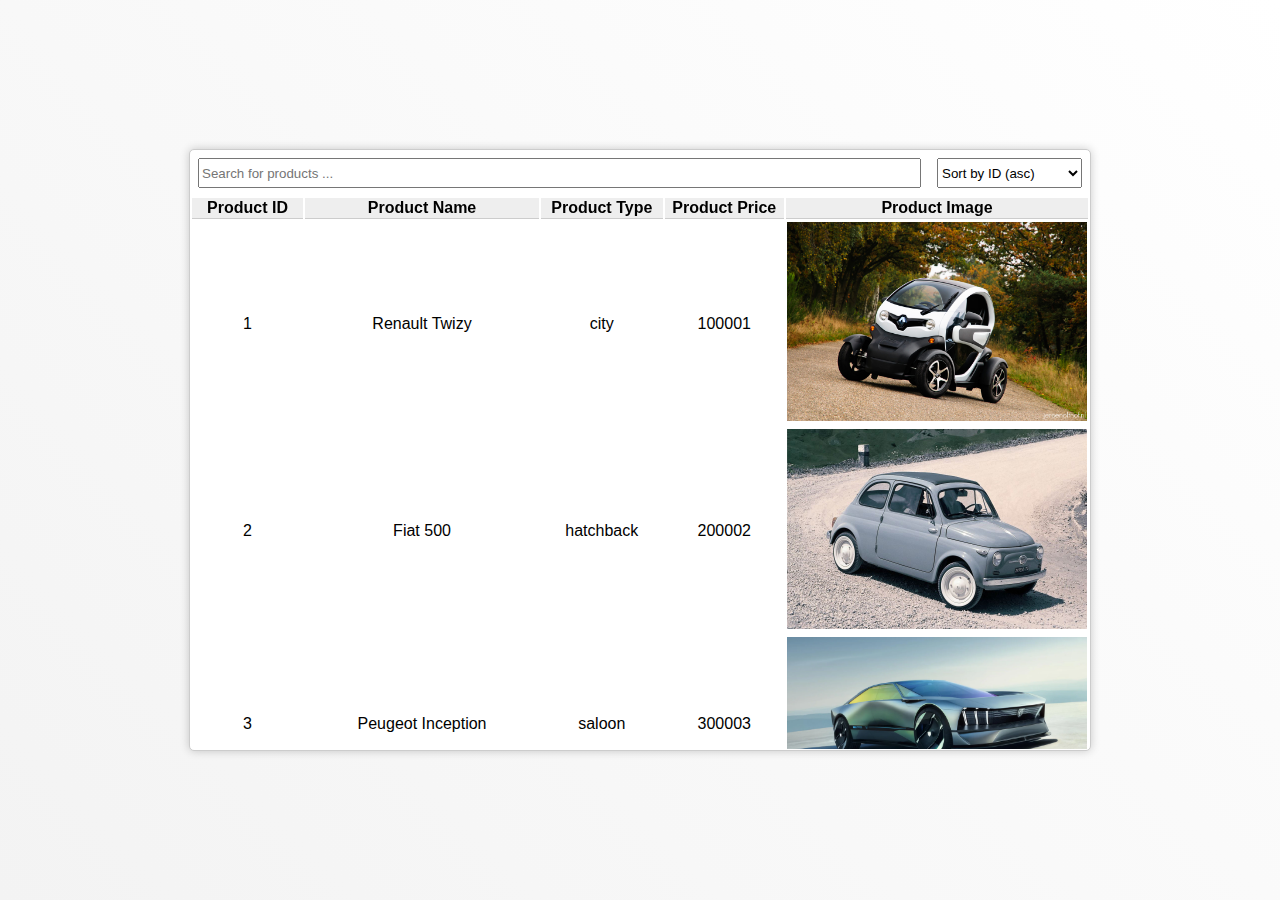
<file: get-product-data-from-json-file-with-filtering/index.html>
<!DOCTYPE html>
<html lang="en">
<head>
    <meta charset="UTF-8">
    <meta http-equiv="X-UA-Compatible" content="IE=edge">
    <meta name="viewport" content="width=device-width, initial-scale=1.0">
    <title>Martcar - Get all product data from JSON file</title>

    <script src="scripts/script.js"></script>
    <script src="scripts/loadProducts.js"></script>
    <script src="scripts/searchProducts.js"></script>
    <script src="scripts/sortProducts.js"></script>
    <script src="scripts/displayInTable.js"></script>

    <link rel="stylesheet" href="style.css">
</head>
<body class="centered">
    
    <div id="products" >

        <form>

            <input type="search" id="products__search_input" placeholder="Search for products ...">

            <select id="products__search_sort">
                <option value="id-asc">Sort by ID (asc)</option>
                <option value="id-desc">Sort by ID (desc)</option>
                <option value="name-asc">Sort by Name (asc)</option>
                <option value="name-desc">Sort by Name (desc)</option>
                <option value="price-asc">Sort by Price (asc)</option>
                <option value="price-desc">Sort by Price (desc)</option>
            </select>

        </form>

        <div id="products__loading" class="centered visible">
            Loading ...
        </div>

        <table id="products__table" class="hidden">
            <thead>
                <tr>
                    <th>Product ID</th>
                    <th>Product Name</th>
                    <th>Product Type</th>
                    <th>Product Price</th>
                    <th>Product Image</th>
                </tr>
            </thead>
            <tbody>
                <!-- NOTE: These are the tags which you would use if we were hard-coding a product instead of loading from a JSON file -->
                <!-- <tr>
                    <td>1</td>
                    <td>Product 1</td>
                    <td>100</td>
                    <td><img src="https://picsum.photos/200/300" alt=""></td>
                </tr> -->
            </tbody>
        </table>

    </div>

</body>
</html>
</file>
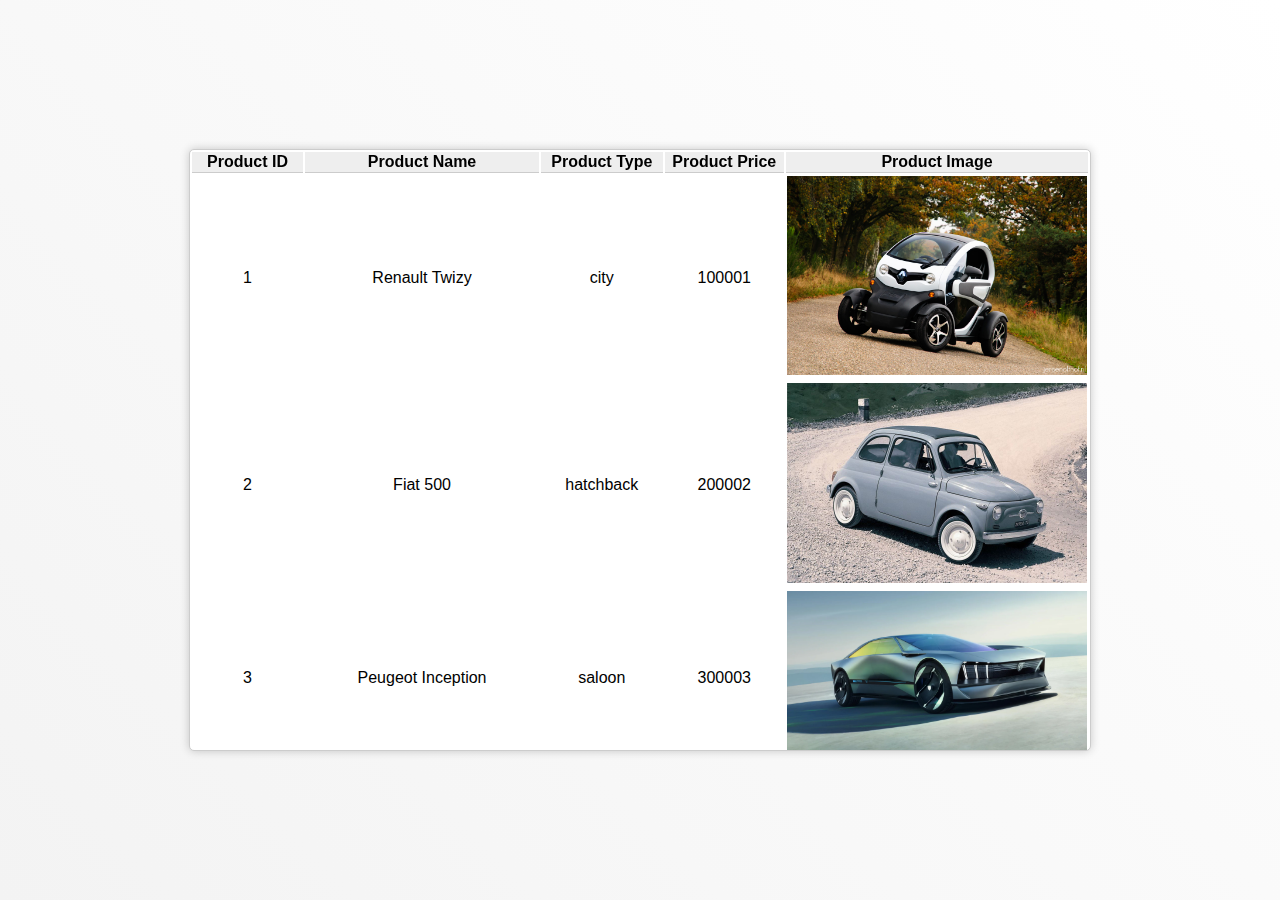
<file: get-product-data-from-json-file/index.html>
<!DOCTYPE html>
<html lang="en">
<head>
    <meta charset="UTF-8">
    <meta http-equiv="X-UA-Compatible" content="IE=edge">
    <meta name="viewport" content="width=device-width, initial-scale=1.0">
    <title>Martcar - Get all product data from JSON file</title>

    <script src="script.js"></script>
    <link rel="stylesheet" href="style.css">
</head>
<body class="centered">
    
    <div id="products" >

        <div id="products__loading" class="centered visible">
            Loading ...
        </div>

        <table id="products__table" class="hidden">
            <thead>
                <tr>
                    <th>Product ID</th>
                    <th>Product Name</th>
                    <th>Product Type</th>
                    <th>Product Price</th>
                    <th>Product Image</th>
                </tr>
            </thead>
            <tbody>
                <!-- NOTE: These are the tags which you would use if we were hard-coding a product instead of loading from a JSON file -->
                <!-- <tr>
                    <td>1</td>
                    <td>Product 1</td>
                    <td>100</td>
                    <td><img src="https://picsum.photos/200/300" alt=""></td>
                </tr> -->
            </tbody>
        </table>

    </div>

</body>
</html>
</file>
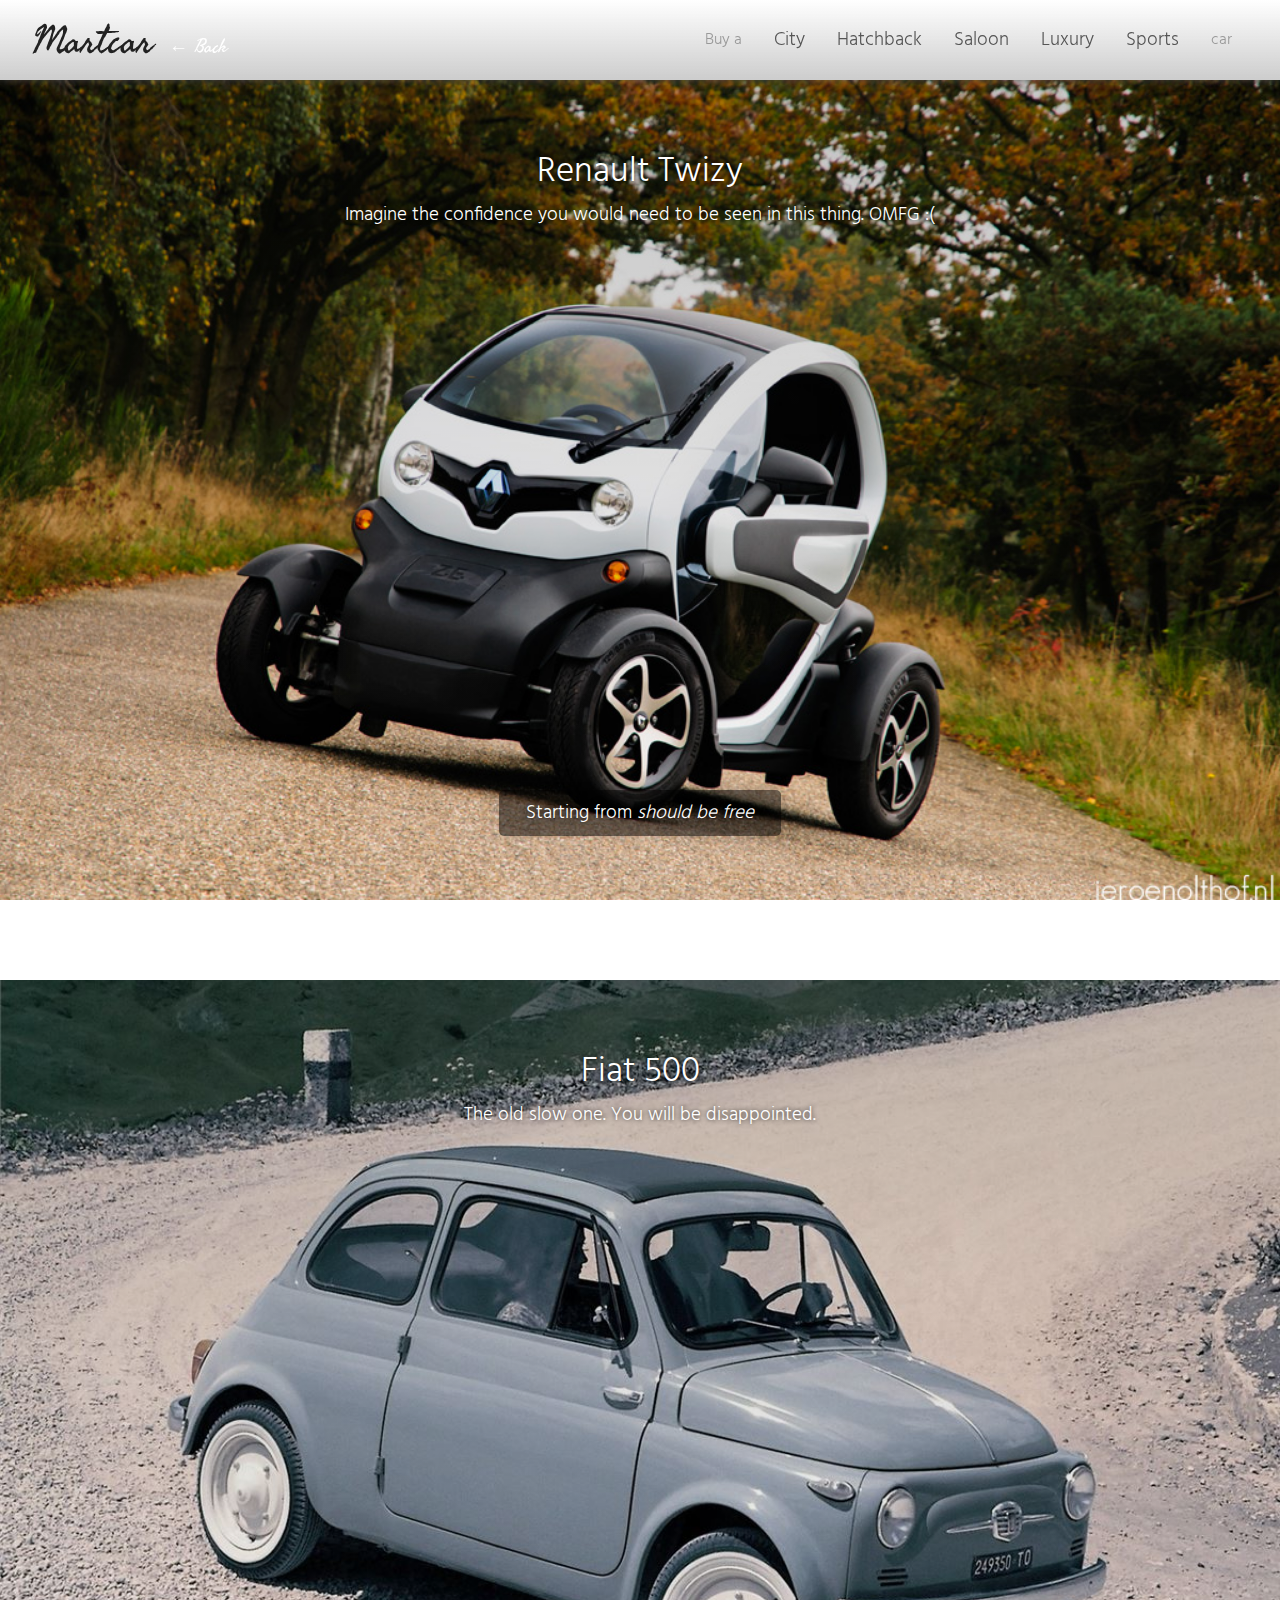
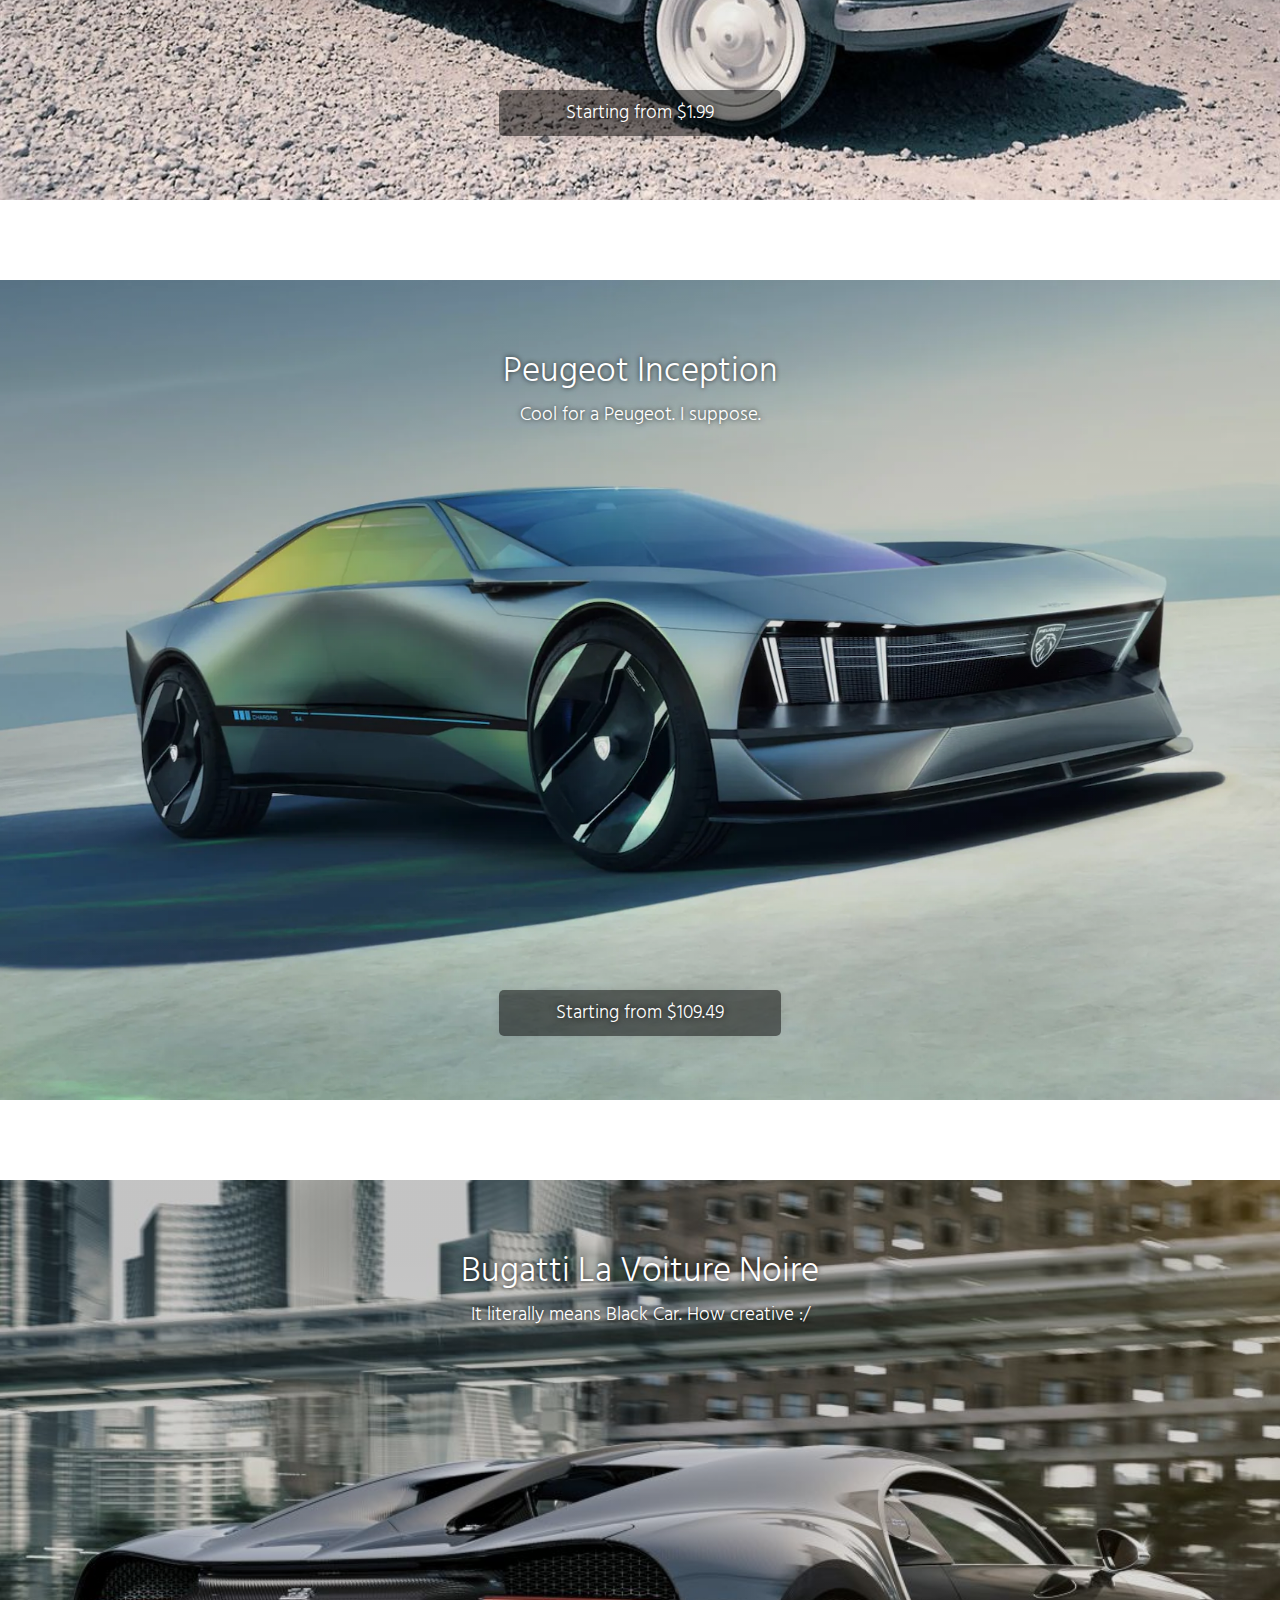
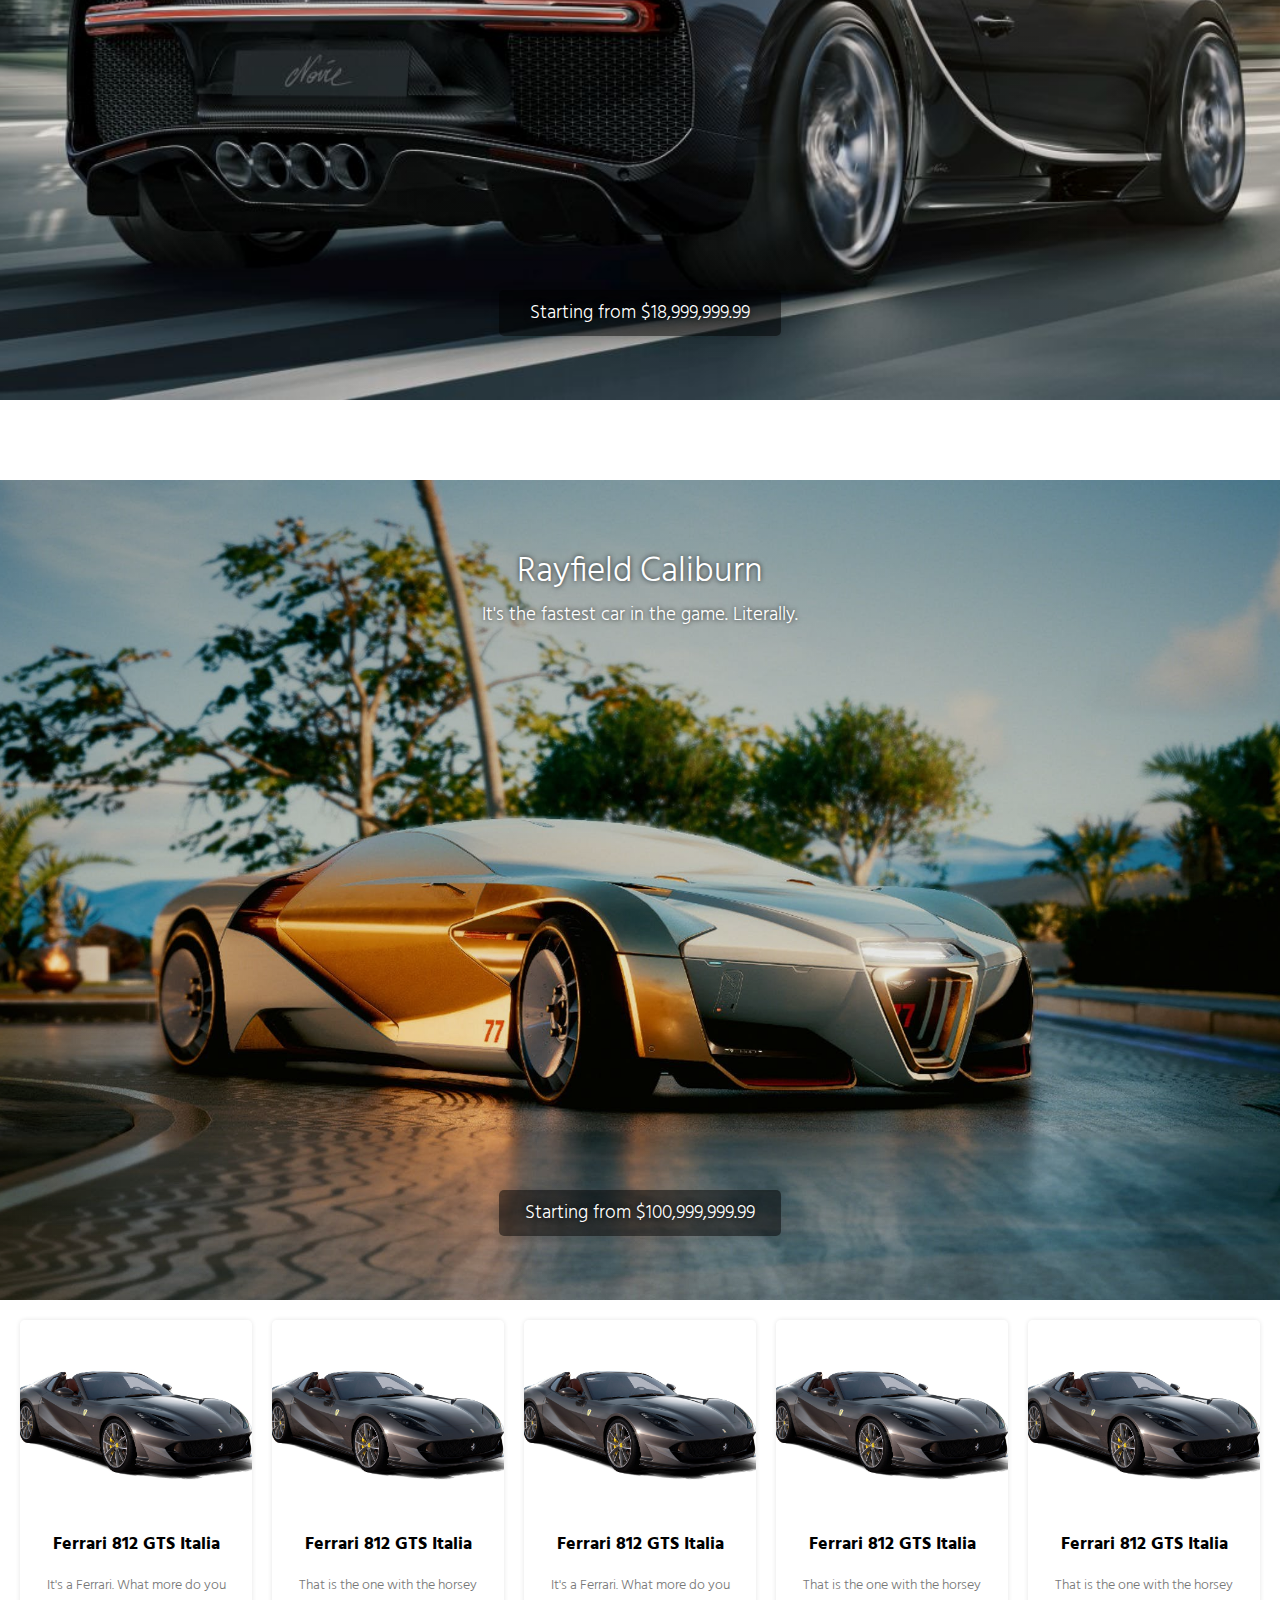
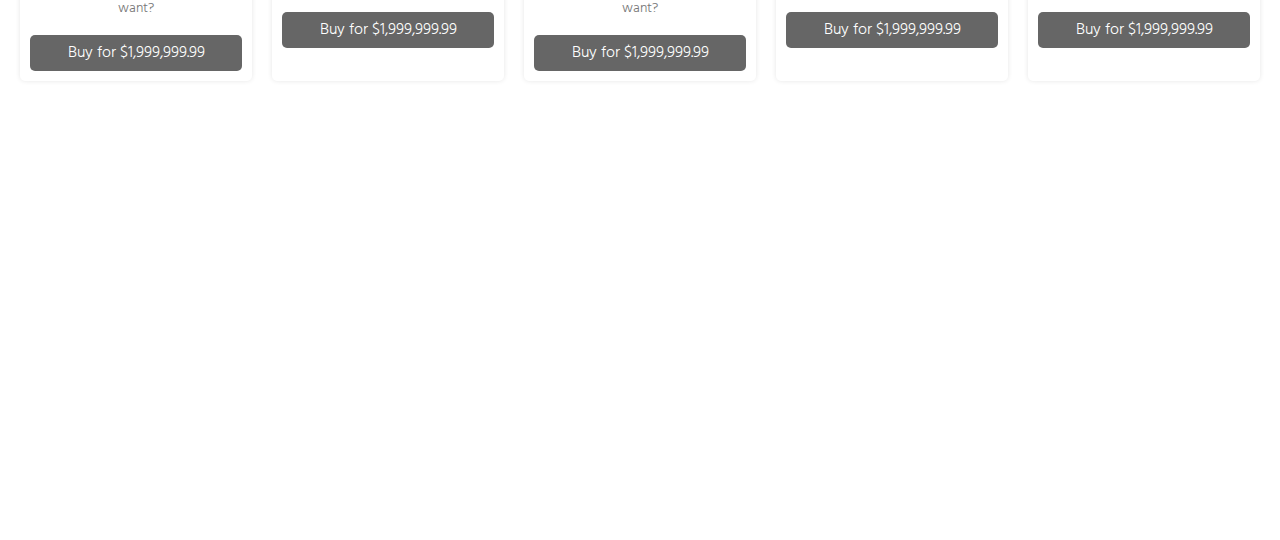
<file: showcase-with-anchors/index.html>
<!DOCTYPE html>
<html lang="en">
<head>
    <meta charset="UTF-8">
    <meta http-equiv="X-UA-Compatible" content="IE=edge">
    <meta name="viewport" content="width=device-width, initial-scale=1.0">
    <title>Store Concept UI - Showcase with anchors</title>

    <link rel="preconnect" href="https://fonts.googleapis.com">
    <link rel="preconnect" href="https://fonts.gstatic.com" crossorigin>
    <link href="https://fonts.googleapis.com/css2?family=Fasthand&family=Hind:wght@300&display=swap" rel="stylesheet">

    <link rel="stylesheet" href="style.css">
</head>
<body>
    <div class="navbar">
        <div class="navbar__logo">
            <div>Martcar</div>
            <div class="navbar__back"><a href="..">&larr; Back</a></div>
        </div>
        <div class="navbar__menu">
            <ul>
                <li>Buy a</li>
                <li><a href="#city">City</a></li>
                <li><a href="#hatchback">Hatchback</a></li>
                <li><a href="#saloon">Saloon</a></li>
                <li><a href="#luxury">Luxury</a></li>
                <li><a href="#sports">Sports</a></li>
                <li>car</li>

                <!-- <li><a href="#">My Martcar</a></li> -->

            </ul>
        </div>
    </div>

    <main>
        
        <section class="showcase" id="city">
            <div class="showcase__inner">
                <div class="showcase__top">
                    <h1>Renault Twizy</h1>
                    <p>Imagine the confidence you would need to be seen in this thing. OMFG :(</p>
                </div>
                <div class="showcase__bottom">
                    <a href="#" class="btn">Starting from <i>should be free</i></a>
                </div>
            </div>
        </section>
        
        <section class="showcase" id="hatchback">
            <div class="showcase__inner">
                <div class="showcase__top">
                    <h1>Fiat 500</h1>
                    <p>The old slow one. You will be disappointed.</p>
                </div>
                <div class="showcase__bottom">
                    <a href="#" class="btn">Starting from $1.99</a>
                </div>
            </div>
        </section>
        
        <section class="showcase" id="saloon">
            <div class="showcase__inner">
                <div class="showcase__top">
                    <h1>Peugeot Inception</h1>
                    <p>Cool for a Peugeot. I suppose.</p>
                </div>
                <div class="showcase__bottom">
                    <a href="#" class="btn">Starting from $109.49</a>
                </div>
            </div>
        </section>
        
        <section class="showcase" id="luxury">
            <div class="showcase__inner">
                <div class="showcase__top">
                    <h1>Bugatti La Voiture Noire</h1>
                    <p>It literally means Black Car. How creative :/</p>
                </div>
                <div class="showcase__bottom">
                    <a href="#" class="btn">Starting from $18,999,999.99</a>
                </div>
            </div>
        </section>
        
        <section class="showcase" id="sports">
            <div class="showcase__inner">
                <div class="showcase__top">
                    <h1>Rayfield Caliburn</h1>
                    <p>It's the fastest car in the game. Literally.</p>
                </div>
                <div class="showcase__bottom">
                    <a href="#" class="btn">Starting from $100,999,999.99</a>
                </div>
            </div>
        </section>

        <section class="middle">
            <div class="product-grid">
                <div class="product-grid__item">
                    <div class="product-grid__item__img">
                        <img src="/images/ferrari-small.jpg" alt="Ferrari 812 GTS Italia">
                    </div>
                    <div class="product-grid__item__content">
                        <h3>Ferrari 812 GTS Italia</h3>
                        <p>It's a Ferrari. What more do you want?</p>
                        <a href="#" class="btn">Buy for $1,999,999.99</a>
                    </div>
                </div>
                <div class="product-grid__item">
                    <div class="product-grid__item__img">
                        <img src="/images/ferrari-small.jpg" alt="Ferrari 812 GTS Italia">
                    </div>
                    <div class="product-grid__item__content">
                        <h3>Ferrari 812 GTS Italia</h3>
                        <p>That is the one with the horsey</p>
                        <a href="#" class="btn">Buy for $1,999,999.99</a>
                    </div>
                </div>
                <div class="product-grid__item">
                    <div class="product-grid__item__img">
                        <img src="/images/ferrari-small.jpg" alt="Ferrari 812 GTS Italia">
                    </div>
                    <div class="product-grid__item__content">
                        <h3>Ferrari 812 GTS Italia</h3>
                        <p>It's a Ferrari. What more do you want?</p>
                        <a href="#" class="btn">Buy for $1,999,999.99</a>
                    </div>
                </div>
                <div class="product-grid__item">
                    <div class="product-grid__item__img">
                        <img src="/images/ferrari-small.jpg" alt="Ferrari 812 GTS Italia">
                    </div>
                    <div class="product-grid__item__content">
                        <h3>Ferrari 812 GTS Italia</h3>
                        <p>That is the one with the horsey</p>
                        <a href="#" class="btn">Buy for $1,999,999.99</a>
                    </div>
                </div>
                <div class="product-grid__item">
                    <div class="product-grid__item__img">
                        <img src="/images/ferrari-small.jpg" alt="Ferrari 812 GTS Italia">
                    </div>
                    <div class="product-grid__item__content">
                        <h3>Ferrari 812 GTS Italia</h3>
                        <p>That is the one with the horsey</p>
                        <a href="#" class="btn">Buy for $1,999,999.99</a>
                    </div>
                </div>
            </div>
        </section>

    </main>
</body>
</html>
</file>
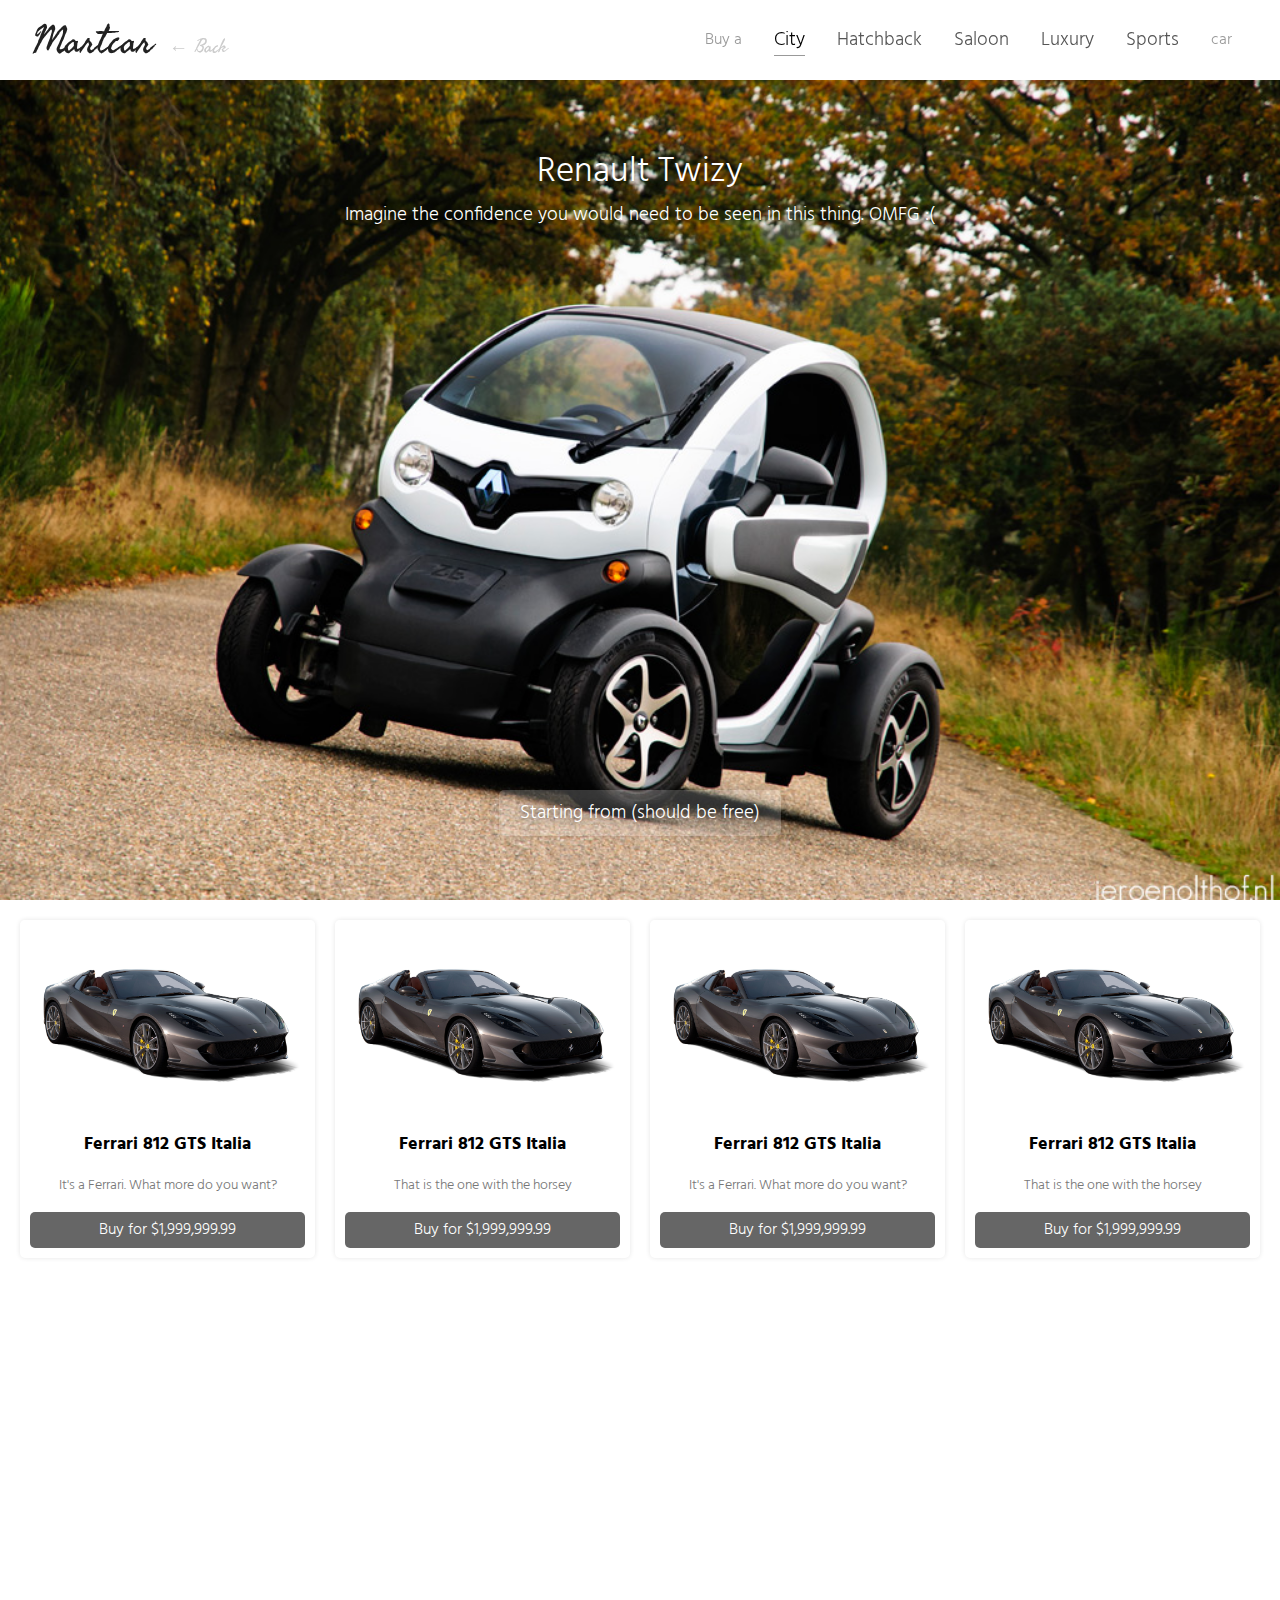
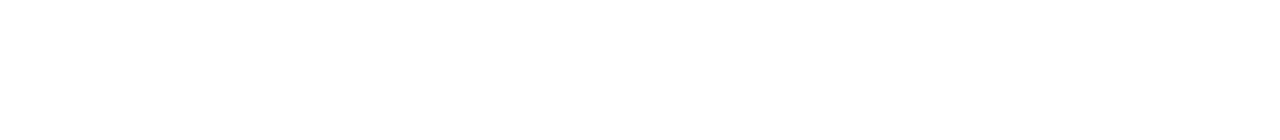
<file: showcase-with-javascript/index.html>
<!DOCTYPE html>
<html lang="en">
<head>
    <meta charset="UTF-8">
    <meta http-equiv="X-UA-Compatible" content="IE=edge">
    <meta name="viewport" content="width=device-width, initial-scale=1.0">
    <title>Store Concept UI - Showcase with Javascript</title>

    <link rel="preconnect" href="https://fonts.googleapis.com">
    <link rel="preconnect" href="https://fonts.gstatic.com" crossorigin>
    <link href="https://fonts.googleapis.com/css2?family=Fasthand&family=Hind:wght@300&display=swap" rel="stylesheet">

    <link rel="stylesheet" href="style.css">

    <script src="script.js"></script>
</head>
<body>
    <div class="navbar">
        <div class="navbar__logo">
            Martcar
            <div class="navbar__back"><a href="..">&larr; Back</a></div>
        </div>
        <div class="navbar__menu">
            <ul>
                <li>Buy a</li>
                <li><a href="#top" data-category="city">City</a></li>
                <li><a href="#top" data-category="hatchback">Hatchback</a></li>
                <li><a href="#top" data-category="saloon">Saloon</a></li>
                <li><a href="#top" data-category="luxury">Luxury</a></li>
                <li><a href="#top" data-category="sports">Sports</a></li>
                <li>car</li>

                <!-- <li><a href="#">My Martcar</a></li> -->

            </ul>
        </div>
    </div>

    <main>
        
        <section class="showcase showcase--city">
            <div class="showcase__top">
                <h1>Renault Twizy</h1>
                <p>Imagine the confidence you would need to be seen in this thing. OMFG :(</p>
            </div>
            <div class="showcase__bottom">
                <a href="#" class="btn">Starting from (should be free)</a>
            </div>
        </section>
        
        <section class="showcase showcase--hatchback">
            <div class="showcase__top">
                <h1>Fiat 500</h1>
                <p>The old slow one. You will be disappointed.</p>
            </div>
            <div class="showcase__bottom">
                <a href="#" class="btn">Starting from $1.99</a>
            </div>
        </section>
        
        <section class="showcase showcase--saloon">
            <div class="showcase__top">
                <h1>Peugeot Inception</h1>
                <p>Cool for a Peugeot. I suppose.</p>
            </div>
            <div class="showcase__bottom">
                <a href="#" class="btn">Starting from $109.49</a>
            </div>
        </section>
        
        <section class="showcase showcase--luxury">
            <div class="showcase__top">
                <h1>Bugatti La Voiture Noire</h1>
                <p>It literally means Black Car. How creative :/</p>
            </div>
            <div class="showcase__bottom">
                <a href="#" class="btn">Starting from $18,999,999.99</a>
            </div>
        </section>
        
        <section class="showcase showcase--sports">
            <div class="showcase__top">
                <h1>Rayfield Caliburn</h1>
                <p>It's the fastest car in the game. Literally.</p>
            </div>
            <div class="showcase__bottom">
                <a href="#" class="btn">Starting from $100,999,999.99</a>
            </div>
        </section>

        <section class="middle">
            <div class="product-grid">
                <div class="product-grid__item">
                    <div class="product-grid__item__img">
                        <img src="/images/ferrari-small.jpg" alt="Ferrari 812 GTS Italia">
                    </div>
                    <div class="product-grid__item__content">
                        <h3>Ferrari 812 GTS Italia</h3>
                        <p>It's a Ferrari. What more do you want?</p>
                        <a href="#" class="btn">Buy for $1,999,999.99</a>
                    </div>
                </div>
                <div class="product-grid__item">
                    <div class="product-grid__item__img">
                        <img src="/images/ferrari-small.jpg" alt="Ferrari 812 GTS Italia">
                    </div>
                    <div class="product-grid__item__content">
                        <h3>Ferrari 812 GTS Italia</h3>
                        <p>That is the one with the horsey</p>
                        <a href="#" class="btn">Buy for $1,999,999.99</a>
                    </div>
                </div>
                <div class="product-grid__item">
                    <div class="product-grid__item__img">
                        <img src="/images/ferrari-small.jpg" alt="Ferrari 812 GTS Italia">
                    </div>
                    <div class="product-grid__item__content">
                        <h3>Ferrari 812 GTS Italia</h3>
                        <p>It's a Ferrari. What more do you want?</p>
                        <a href="#" class="btn">Buy for $1,999,999.99</a>
                    </div>
                </div>
                <div class="product-grid__item">
                    <div class="product-grid__item__img">
                        <img src="/images/ferrari-small.jpg" alt="Ferrari 812 GTS Italia">
                    </div>
                    <div class="product-grid__item__content">
                        <h3>Ferrari 812 GTS Italia</h3>
                        <p>That is the one with the horsey</p>
                        <a href="#" class="btn">Buy for $1,999,999.99</a>
                    </div>
                </div>
            </div>
        </section>

    </main>
</body>
</html>
</file>
<file: get-product-data-from-json-file-with-filtering/style.css>
html, body {
    margin: 0;
    padding: 0;
    font-family: sans-serif;
}

body {
    /**
     * 'height: 100vh' makes the body of the page use the full height of the viewport (the browser window)
     * 'width: 100vw' makes the body of the page use the full width of the viewport (the browser window)
     */
    height: 100vh;
    width: 100vw;

    /**
     * Because we want to be fancy, add a subtle gradient from very light gra in the bottom left corner to transparent
     *   (body's default background colour is white) in the top right corner.
     * 
     * e.g.
     *   'linear-gradient(45deg, #f3f3f3, transparent)' is a linear gradient that starts at 45 degrees from the top left corner
     *   'radial-gradient(#f3f3f3, transparent)' is a radial gradient that starts at the center of the element and expands outwards
     *   'conic-gradient(#f3f3f3, transparent)' is a conic gradient that starts at the top of the element and expands outwards
     */
    background: linear-gradient(45deg, #f3f3f3, transparent);
}

#products {
    /**
     * I am setting an explicit width and height of 900px x 600px because I am going to make the products table scrollable
     */
    width: 900px;
    height: 600px;

    /**
     * If a hex colour is #cccccc, you can shorten it to #ccc
     * Hover over the hex colour to edit it in VS Code
     */
    border: 1px solid #ccc;

    /**
     * You can use border-radius to make the corners of an element rounded (including the corners of the border)
     * You can use a crazy high value like 9999px to make the corners completely round (a circle)
     */
    border-radius: 5px;

    /**
     * You can guess what this does ;) 
     */
    background-color: white;

    /**
     * 'box-shadow' allows us to add a shadow around the border of an element
     *   The first two values are the horizontal and vertical offsets of the shadow (e.g. 10px 20px means 10px to the right and 20px down)
     *   The third value is the blur radius of the shadow (e.g. 10px means the shadow will be blurred out by 10px)
     *   The fourth value is the colour of the shadow (e.g. rgba(0, 0, 0, 0.2) means a black shadow with 20% opacity)
     *   
     *   You can use the 'inset' keyword to make the shadow appear inside the element instead of outside (e.g. box-shadow: inset 0 0 10px rgba(0, 0, 0, 0.2);)
     *   
     *   You can play with these values using the handy editor in the Chrome / Firefox dev tools.
     */
    box-shadow: 0 0 10px rgba(0, 0, 0, 0.2);
}

form {
    display: flex;
    padding: 8px;
    justify-content: space-between;
    gap: 1rem;
}

form > * {
    height: 30px;
}

form > *:first-child {
    flex: 1;
}

#products__loading {
    height: calc(100% - 47px);
}

#products__table {
    /**
     * 'height: 100%' makes the table use the full height of the #products element
     * 'overflow-x: hidden' hides the horizontal scrollbar
     * 'overflow-y: auto' shows the vertical scrollbar only when the table is too tall to fit in the #products element
     */
    height: calc(100% - 47px);
    overflow-x: hidden;
    overflow-y: auto;
    padding: 0;
    margin: 0;
}

#products__table thead {
    /**
     * 'position: sticky' makes the table header stick to the top of the table when you scroll down
     * 'top: 0' makes the table header stick to the top of the table
     */
    position: sticky;
    top: 0;
}

#products__table thead th {
    /**
     * 'background-color: #eee' makes the table header background grey
     * 'border-bottom: 1px solid #ccc' makes the table header have a grey border at the bottom
     */
    background-color: #eee;
    border-bottom: 1px solid #ccc;
}

#products__table thead, #products__table tbody, #products__table tr {
    text-align: center;
}

#products__table tbody tr {
    /**
     * 'cursor: pointer' makes the cursor change to a hand when you hover over a table row. This is a nice visual cue to the user that the row is clickable.
     * Check out all of the possible values for the cursor property here: @see https://developer.mozilla.org/en-US/docs/Web/CSS/cursor
     */
    cursor: pointer;
}

/**
 * These are the hardcoded widths of the table header cells based on a total width of 900px
 */
#products__table thead th:first-child { width: 120px; }
#products__table thead th:nth-child(2) { width: 270px; }
#products__table thead th:nth-child(3) { width: 130px; }
#products__table thead th:nth-child(4) { width: 130px; }
#products__table tbody td img { width: 300px; }



/**
 * The following are some useful utility classes that you can use to make your life easier
 */
 
/**
 * Because the display value 'block' overrides the value 'flex' which is applied by the .centered class, we need
 *   to use the :not() pseudo-class to make sure that the two values do not conflict
 */
.visible:not(.centered) {
    /**
     * 'block' shows the element and places other elements above and below it
     * 'flex' is like 'block' but allows you to use flexbox to align the element within its parent element. @see https://css-tricks.com/snippets/css/a-guide-to-flexbox/
     * 'inline-block' shows the element and places other elements to the left and right of it
     * 'none' hides the element
     */
    display: block;  
}

.hidden {
    display: none;
}

.centered:not(.hidden) {
    /**
     * You do not need to worry about this for now, but I am just using flexbox to center the page body and the loading message
     *
     * 'display: flex' makes the element a flex container
     * 'flex-direction: column' makes the flex container's children stack vertically
     * 'align-items: center' makes the flex container's children align horizontally in the center
     * 'justify-content: center' makes the flex container's children align vertically in the center
     */
    display: flex;
    flex-direction: column;
    align-items: center;
    justify-content: center;
}
</file>
<file: get-product-data-from-json-file/style.css>
html, body {
    margin: 0;
    padding: 0;
    font-family: sans-serif;
}

body {
    /**
     * 'height: 100vh' makes the body of the page use the full height of the viewport (the browser window)
     * 'width: 100vw' makes the body of the page use the full width of the viewport (the browser window)
     */
    height: 100vh;
    width: 100vw;

    /**
     * Because we want to be fancy, add a subtle gradient from very light gra in the bottom left corner to transparent
     *   (body's default background colour is white) in the top right corner.
     * 
     * e.g.
     *   'linear-gradient(45deg, #f3f3f3, transparent)' is a linear gradient that starts at 45 degrees from the top left corner
     *   'radial-gradient(#f3f3f3, transparent)' is a radial gradient that starts at the center of the element and expands outwards
     *   'conic-gradient(#f3f3f3, transparent)' is a conic gradient that starts at the top of the element and expands outwards
     */
    background: linear-gradient(45deg, #f3f3f3, transparent);
}

#products {
    /**
     * I am setting an explicit width and height of 900px x 600px because I am going to make the products table scrollable
     */
    width: 900px;
    height: 600px;

    /**
     * If a hex colour is #cccccc, you can shorten it to #ccc
     * Hover over the hex colour to edit it in VS Code
     */
    border: 1px solid #ccc;

    /**
     * You can use border-radius to make the corners of an element rounded (including the corners of the border)
     * You can use a crazy high value like 9999px to make the corners completely round (a circle)
     */
    border-radius: 5px;

    /**
     * You can guess what this does ;) 
     */
    background-color: white;

    /**
     * 'box-shadow' allows us to add a shadow around the border of an element
     *   The first two values are the horizontal and vertical offsets of the shadow (e.g. 10px 20px means 10px to the right and 20px down)
     *   The third value is the blur radius of the shadow (e.g. 10px means the shadow will be blurred out by 10px)
     *   The fourth value is the colour of the shadow (e.g. rgba(0, 0, 0, 0.2) means a black shadow with 20% opacity)
     *   
     *   You can use the 'inset' keyword to make the shadow appear inside the element instead of outside (e.g. box-shadow: inset 0 0 10px rgba(0, 0, 0, 0.2);)
     *   
     *   You can play with these values using the handy editor in the Chrome / Firefox dev tools.
     */
    box-shadow: 0 0 10px rgba(0, 0, 0, 0.2);
}

#products__loading {
    height: 100%;
}

#products__table {
    /**
     * 'height: 100%' makes the table use the full height of the #products element
     * 'overflow-x: hidden' hides the horizontal scrollbar
     * 'overflow-y: auto' shows the vertical scrollbar only when the table is too tall to fit in the #products element
     */
    height: 100%;
    overflow-x: hidden;
    overflow-y: auto;
    padding: 0;
    margin: 0;
}

#products__table thead {
    /**
     * 'position: sticky' makes the table header stick to the top of the table when you scroll down
     * 'top: 0' makes the table header stick to the top of the table
     */
    position: sticky;
    top: 0;
}

#products__table thead th {
    /**
     * 'background-color: #eee' makes the table header background grey
     * 'border-bottom: 1px solid #ccc' makes the table header have a grey border at the bottom
     */
    background-color: #eee;
    border-bottom: 1px solid #ccc;
}

#products__table thead, #products__table tbody, #products__table tr {
    text-align: center;
}

#products__table tbody tr {
    /**
     * 'cursor: pointer' makes the cursor change to a hand when you hover over a table row. This is a nice visual cue to the user that the row is clickable.
     * Check out all of the possible values for the cursor property here: @see https://developer.mozilla.org/en-US/docs/Web/CSS/cursor
     */
    cursor: pointer;
}

/**
 * These are the hardcoded widths of the table header cells based on a total width of 900px
 */
#products__table thead th:first-child { width: 120px; }
#products__table thead th:nth-child(2) { width: 270px; }
#products__table thead th:nth-child(3) { width: 130px; }
#products__table thead th:nth-child(4) { width: 130px; }
#products__table tbody td img { width: 300px; }



/**
 * The following are some useful utility classes that you can use to make your life easier
 */
 
/**
 * Because the display value 'block' overrides the value 'flex' which is applied by the .centered class, we need
 *   to use the :not() pseudo-class to make sure that the two values do not conflict
 */
.visible:not(.centered) {
    /**
     * 'block' shows the element and places other elements above and below it
     * 'flex' is like 'block' but allows you to use flexbox to align the element within its parent element. @see https://css-tricks.com/snippets/css/a-guide-to-flexbox/
     * 'inline-block' shows the element and places other elements to the left and right of it
     * 'none' hides the element
     */
    display: block;  
}

.hidden {
    display: none;
}

.centered:not(.hidden) {
    /**
     * You do not need to worry about this for now, but I am just using flexbox to center the page body and the loading message
     *
     * 'display: flex' makes the element a flex container
     * 'flex-direction: column' makes the flex container's children stack vertically
     * 'align-items: center' makes the flex container's children align horizontally in the center
     * 'justify-content: center' makes the flex container's children align vertically in the center
     */
    display: flex;
    flex-direction: column;
    align-items: center;
    justify-content: center;
}
</file>
<file: showcase-with-anchors/style.css>
html, body {
    padding: 0;
    margin: 0;
    font-family: 'Hind', sans-serif;
    font-weight: 300;
    user-select: none;
}

.navbar {
    display: flex;
    justify-content: space-between;
    align-items: center;
    padding: 1rem 2rem;
    background: linear-gradient(180deg, rgba(255, 255, 255, 1) 0%, rgba(192, 192, 192, 0.8) 100%);
    box-sizing: border-box;
    box-shadow: 0 0 8px rgba(80, 80, 80, 0.8);
    position: fixed;
    width: 100%;
    height: 80px;
    z-index: 1;
    top: 0;
    left: 0;
    right: 0;
}

.navbar__logo {
    display: flex;
    flex-direction: row;
    gap: 1rem;
    font-family: 'Fasthand', cursive;
    font-size: 29pt;
    color: #222;
}

.navbar__back a {
    text-decoration: none;
    color: #fff;
    font-size: 1.2rem;
}

.navbar__back a:hover {
    color: #555;
}

.navbar__menu {
    display: flex;
    justify-content: space-between;
    align-items: center;
}

.navbar__menu ul {
    display: flex;
    justify-content: space-between;
    align-items: center;
    list-style: none;
    padding: 0;
    margin: 0;
}

.navbar__menu ul li {
    margin: 0 1rem;
    color: #999;
}

.navbar__menu ul li a {
    text-decoration: none;
    color: #555;
    font-size: 1.2rem;
}

.navbar__menu ul li a:hover {
    color: #111;
}

.navbar__menu ul li a.active {
    color: #000;
}

.navbar__menu ul li a::after {
    content: '';
    display: block;
    width: 100%;
    height: 1px;
    background-color: transparent;
    margin-top: 0px;
}

.navbar__menu ul li a:hover::after, .navbar__menu ul li a.active::after {
    content: '';
    display: block;
    width: 100%;
    height: 1px;
    background-color: #999;
    margin-top: 0px;
}

main {
    display: block;
    height: calc(100vh - 80px);
    width: 100%;
    position: relative;
}

main > section {
    width: 100%;
    height: 100%;
}

main > section.showcase {
    padding-top: 80px;
    height: calc(100vh - 80px);
}

main > section.showcase .showcase__inner {
    width: 100%;
    height: 100%;
    display: flex;
    flex-direction: column;
    align-items: flex-start;
    padding: 4rem 2rem;
    box-sizing: border-box;
}

main > section.showcase .showcase__top {
    flex: 1;
    width: 100%;
}

main > section.showcase .showcase__bottom {
    width: 100%;
    margin: auto;
}

main > section.showcase#city .showcase__inner {
    background: linear-gradient(rgba(0, 0, 0, .2) 10%, transparent), no-repeat url(/images/twizy.jpg) center center;
    background-size: cover;
}

main > section.showcase#hatchback .showcase__inner {
    background: linear-gradient(rgba(0, 0, 0, .2) 10%, transparent), no-repeat url(/images/500.jpg) center center;
    background-size: cover;
}

main > section.showcase#saloon .showcase__inner {
    background: linear-gradient(rgba(0, 0, 0, .2) 10%, transparent), no-repeat url(/images/saloon.webp) center center;
    background-size: cover;
}

main > section.showcase#luxury .showcase__inner {
    background: linear-gradient(rgba(0, 0, 0, .2) 10%, transparent), no-repeat url(/images/bugatti.jpg) center center;
    background-size: cover;
}

main > section.showcase#sports .showcase__inner {
    background: linear-gradient(rgba(0, 0, 0, .2) 10%, transparent), no-repeat url(/images/Rayfield\ Caliburn.webp) center center;
    background-size: cover;
}

main > section.showcase h1 {
    font-size: 2.2rem;
    color: #fff;
    font-weight: 300;
    margin: auto;
    text-align: center;
    text-shadow: 0 0 5px rgba(0, 0, 0, .8);   
}

main > section.showcase p {
    width: 50%;
    text-align: center;
    margin: auto;
    font-size: 1.2rem;
    color: #fff;
    font-weight: 300;
    text-align: center;
    text-shadow: 0 0 5px rgba(0, 0, 0, .8);
}

main > section.showcase .btn {
    display: block;
    padding: 0.5rem 1rem;
    border: none;
    border-radius: 5px;
    font-size: 1.2rem;
    font-weight: 300;
    cursor: pointer;
    width: 250px;
    margin: auto;
    text-align: center;
    text-decoration: unset;
    background: rgba(0, 0, 0, .5);
    color: #fff;
    box-shadow: 0 0 10px rgba(0, 0, 0, 0.1);
    text-shadow: 0 0 7px rgba(0, 0, 0, 1);
}

.product-grid {
    display: grid;
    grid-template-columns: repeat(5, 1fr);
    grid-gap: 20px;
    margin: 20px;
}

.product-grid__item {
    background-color: #fff;
    border-radius: 5px;
    overflow: hidden;
    box-shadow: 0 0 5px rgba(0, 0, 0, 0.1);
}

.product-grid__item__img {
    height: 200px;
    overflow: hidden;
}

.product-grid__item__img img {
    width: 100%;
    height: 100%;
    object-fit: cover;
}

.product-grid__item__content {
    margin: auto;
    text-align: center;
    padding: 10px;
    display: flex;
    flex-direction: column;
    gap: 10px;
}

.product-grid__item__content h3 {
    margin: 0;
    padding: 0;
    font-size: 18px;
}

.product-grid__item__content p {
    margin: 5px 0;
    font-size: 14px;
    color: #777;
}

.product-grid__item__content a {
    display: inline-block;
    background-color: #666;
    color: #fff;
    padding: 5px 10px;
    border-radius: 5px;
    text-decoration: none;
}

.product-grid__item__content a:hover {
    background-color: #555;
}

.product-grid__item__content a:active {
    background-color: #111;
}

.product-grid__item__content a:focus {
    outline: none;
}

.product-grid__item__content a:visited {
    color: #fff;
}

.product-grid__item__content a:link {
    color: #fff;
}
</file>
<file: showcase-with-javascript/style.css>
html, body {
    padding: 0;
    margin: 0;
    font-family: 'Hind', sans-serif;
    font-weight: 300;
    user-select: none;
}

.navbar {
    display: flex;
    justify-content: space-between;
    align-items: center;
    padding: 1rem 2rem;
    background-color: #fff;
    box-sizing: border-box;
    box-shadow: 0 0 10px rgba(0, 0, 0, 0.1);
    position: fixed;
    width: 100%;
    height: 80px;
    z-index: 1;
    top: 0;
    left: 0;
    right: 0;
}

.navbar__logo {
    display: flex;
    flex-direction: row;
    gap: 1rem;
    font-family: 'Fasthand', cursive;
    font-size: 29pt;
    color: #222;
}

.navbar__back a {
    text-decoration: none;
    color: #ccc;
    font-size: 1.2rem;
}

.navbar__back a:hover {
    color: #555;
}


.navbar__menu {
    display: flex;
    justify-content: space-between;
    align-items: center;
}

.navbar__menu ul {
    display: flex;
    justify-content: space-between;
    align-items: center;
    list-style: none;
    padding: 0;
    margin: 0;
}

.navbar__menu ul li {
    margin: 0 1rem;
    color: #999;
}

.navbar__menu ul li a {
    text-decoration: none;
    color: #555;
    font-size: 1.2rem;
}

.navbar__menu ul li a:hover {
    color: #111;
}

.navbar__menu ul li a.active {
    color: #000;
}

.navbar__menu ul li a::after {
    content: '';
    display: block;
    width: 100%;
    height: 1px;
    background-color: transparent;
    margin-top: 0px;
}

.navbar__menu ul li a:hover::after, .navbar__menu ul li a.active::after {
    content: '';
    display: block;
    width: 100%;
    height: 1px;
    background-color: #999;
    margin-top: 0px;
}

main {
    display: block;
    height: calc(100vh - 80px);
    width: 100%;
    margin-top: 80px;
}

main > section {
    width: 100%;
    height: 100%;
}

main > section.showcase {
    width: 100%;
    flex-direction: column;
    align-items: flex-start;
    padding: 4rem 2rem;
    box-sizing: border-box;
    background-size: cover;
    background-position: center;
    background-repeat: no-repeat;
    display: none;
}

main > section.showcase .showcase__top {
    flex: 1;
    width: 100%;
}

main > section.showcase .showcase__bottom {
    width: 100%;
    margin: auto;
}

main > section.showcase--city {
    background-image: url(/images/twizy.jpg);
}

main > section.showcase--hatchback {
    background-image: url(/images/500.jpg);
}

main > section.showcase--saloon {
    background-image: url(/images/saloon.webp);
}

main > section.showcase--luxury {
    background-image: url(/images/bugatti.jpg);
}

main > section.showcase--sports {
    background-image: url(/images/Rayfield\ Caliburn.webp);
}

main > section.showcase h1 {
    font-size: 2.2rem;
    color: #fff;
    font-weight: 300;
    margin: auto;
    text-align: center;
    text-shadow: 0 0 10px rgba(0, 0, 0, 0.8);   
}

main > section.showcase p {
    width: 50%;
    text-align: center;
    margin: auto;
    font-size: 1.2rem;
    color: #fff;
    font-weight: 300;
    text-align: center;
    text-shadow: 0 0 10px rgba(0, 0, 0, 0.8);
}

main > section.showcase .btn {
    display: block;
    padding: 0.5rem 1rem;
    border: none;
    border-radius: 5px;
    font-size: 1.2rem;
    font-weight: 300;
    cursor: pointer;
    width: 250px;
    margin: auto;
    text-align: center;
    text-decoration: unset;
    background: rgba(255, 255, 255, .2);
    color: white;
    box-shadow: 0 0 10px rgba(0, 0, 0, 0.1);
    text-shadow: 0 0 10px rgba(0, 0, 0, 0.8);
}

.product-grid {
    display: grid;
    grid-template-columns: repeat(4, 1fr);
    grid-gap: 20px;
    margin: 20px;
}

.product-grid__item {
    background-color: #fff;
    border-radius: 5px;
    overflow: hidden;
    box-shadow: 0 0 5px rgba(0, 0, 0, 0.1);
}

.product-grid__item__img {
    height: 200px;
    overflow: hidden;
}

.product-grid__item__img img {
    width: 100%;
    height: 100%;
    object-fit: cover;
}

.product-grid__item__content {
    margin: auto;
    text-align: center;
    padding: 10px;
    display: flex;
    flex-direction: column;
    gap: 10px;
}

.product-grid__item__content h3 {
    margin: 0;
    padding: 0;
    font-size: 18px;
}

.product-grid__item__content p {
    margin: 5px 0;
    font-size: 14px;
    color: #777;
}

.product-grid__item__content a {
    display: inline-block;
    background-color: #666;
    color: #fff;
    padding: 5px 10px;
    border-radius: 5px;
    text-decoration: none;
}

.product-grid__item__content a:hover {
    background-color: #555;
}

.product-grid__item__content a:active {
    background-color: #111;
}

.product-grid__item__content a:focus {
    outline: none;
}

.product-grid__item__content a:visited {
    color: #fff;
}

.product-grid__item__content a:link {
    color: #fff;
}
</file>
